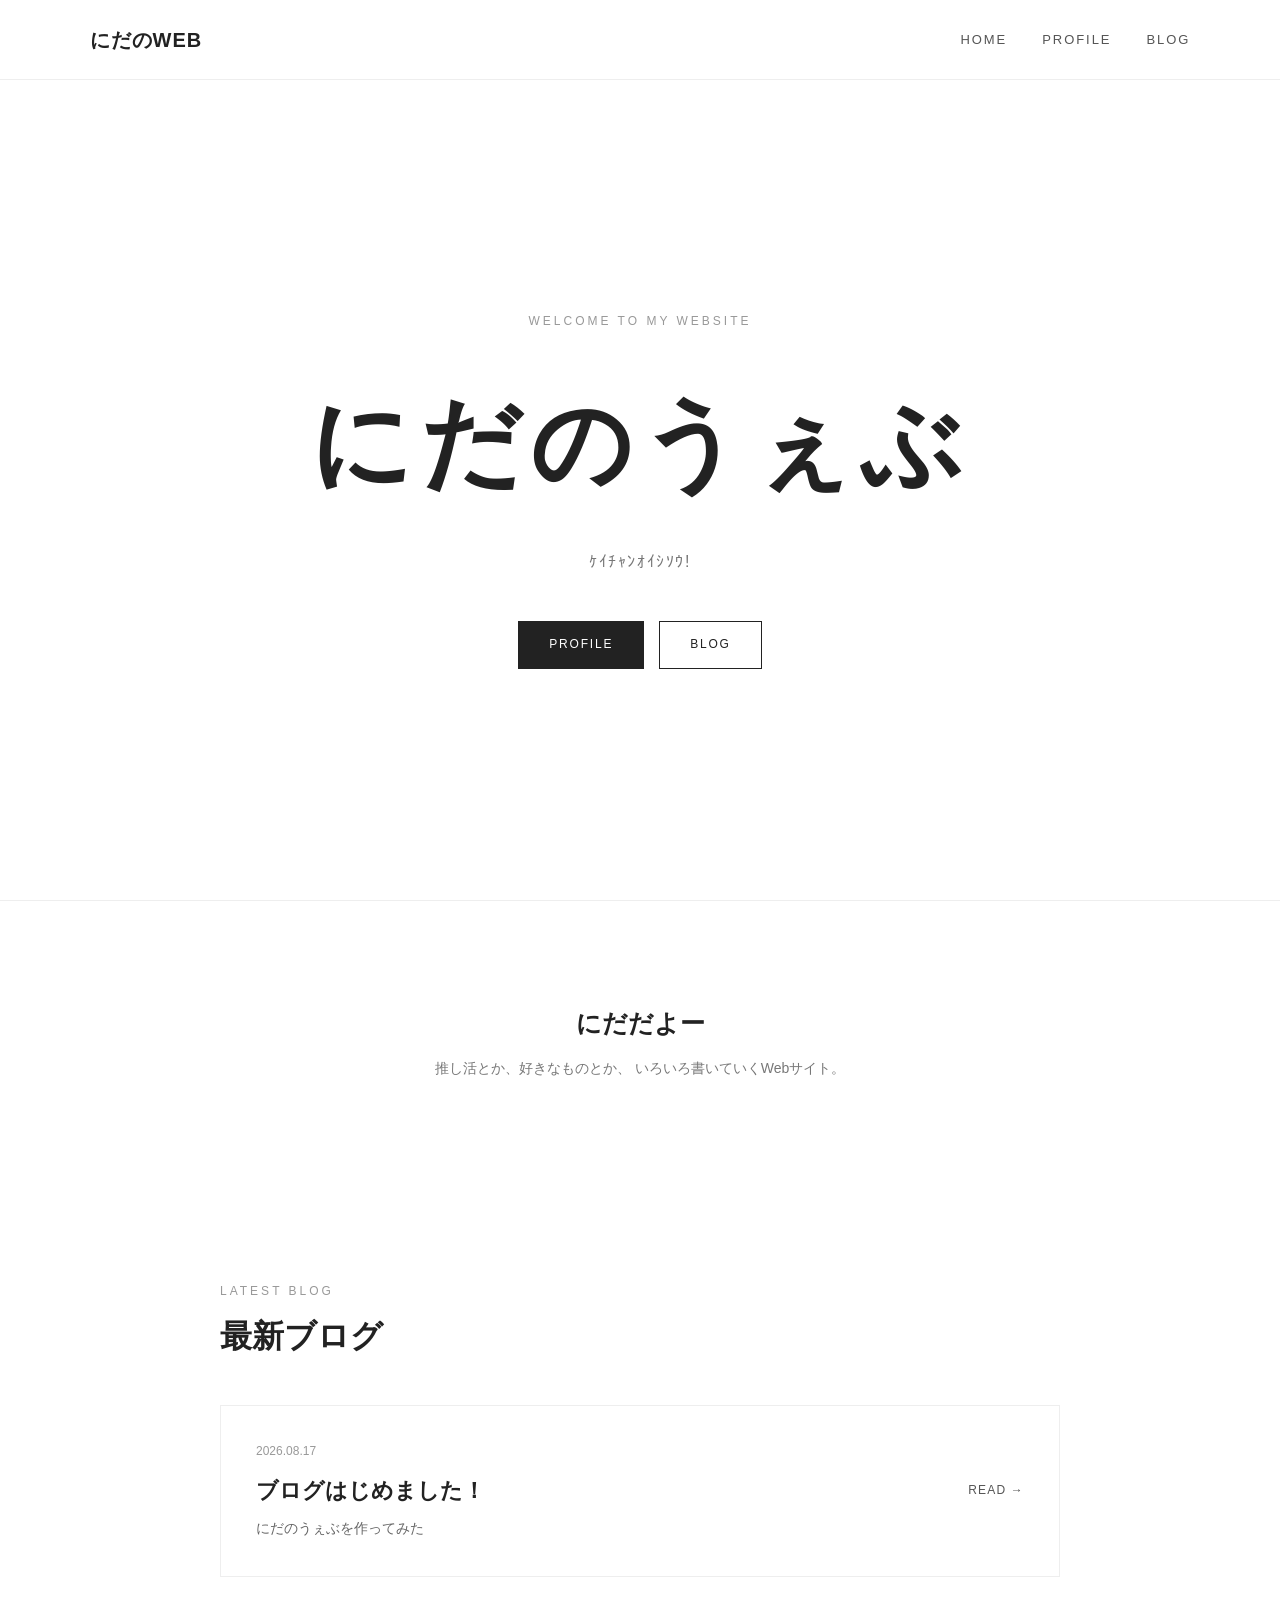
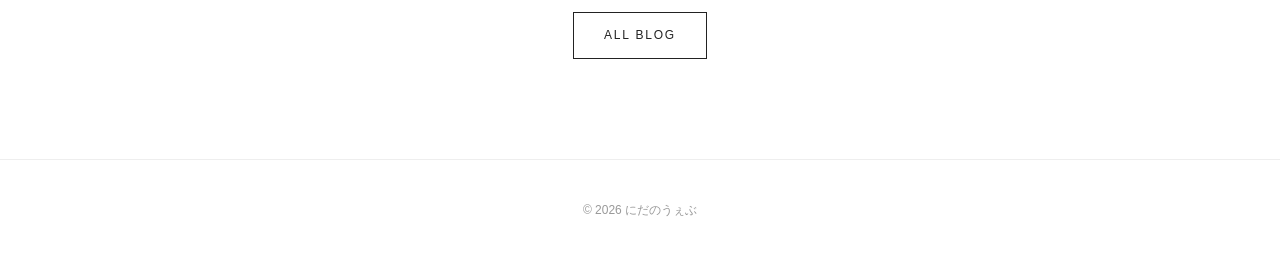
<file: index.html>
<!DOCTYPE html>
<html lang="ja">

<head>
  <meta charset="UTF-8">

  <meta name="viewport"
        content="width=device-width, initial-scale=1.0">

  <title>にだのうぇぶ</title>

  <link rel="stylesheet" href="style.css">
</head>


<body>


<!-- =========================
     ヘッダー
========================= -->

<header class="header">

  <a href="index.html" class="logo">
    にだのWEB
  </a>


  <button class="menu-btn"
          id="menuBtn"
          aria-label="メニュー">

    <span></span>
    <span></span>
    <span></span>

  </button>


  <nav class="nav" id="nav">

    <a href="index.html">
      HOME
    </a>

    <a href="profile.html">
      PROFILE
    </a>

    <a href="blog.html">
      BLOG
    </a>

  </nav>

</header>



<main>


<!-- =========================
     ヒーロー
========================= -->

<section class="hero">

  <p class="hero-sub">
    WELCOME TO MY WEBSITE
  </p>


  <h1>
    にだのうぇぶ
  </h1>


  <p class="hero-message">
    ｹｲﾁｬﾝｵｲｼｿｳ!
  </p>


  <div class="hero-buttons">

    <a href="profile.html"
       class="button">

      PROFILE

    </a>


    <a href="blog.html"
       class="button button-light">

      BLOG

    </a>

  </div>

</section>



<!-- =========================
     簡単な紹介
========================= -->

<section class="intro fade-in">

  <p>
    にだだよー
  </p>


  <p class="small-text">

    推し活とか、好きなものとか、
    いろいろ書いていくWebサイト。

  </p>

</section>



<!-- =========================
     最新ブログ
========================= -->

<section class="latest-blog fade-in">


  <div class="section-title">

    <p>
      LATEST BLOG
    </p>

    <h2>
      最新ブログ
    </h2>

  </div>



  <!-- 最新記事 -->

  <a href="blog1.html"
     class="latest-blog-card">


    <div>

      <p class="blog-date">
        2026.08.17
      </p>


      <h3>
        ブログはじめました！
      </h3>


      <p>
        にだのうぇぶを作ってみた
      </p>

    </div>


    <span class="read-more">
      READ →
    </span>


  </a>



  <div class="all-blog">

    <a href="blog.html"
       class="button button-light">

      ALL BLOG

    </a>

  </div>


</section>


</main>



<!-- =========================
     フッター
========================= -->

<footer>

  <p>
    © 2026 にだのうぇぶ
  </p>

</footer>



<script src="script.js"></script>

</body>
</html>
</file>
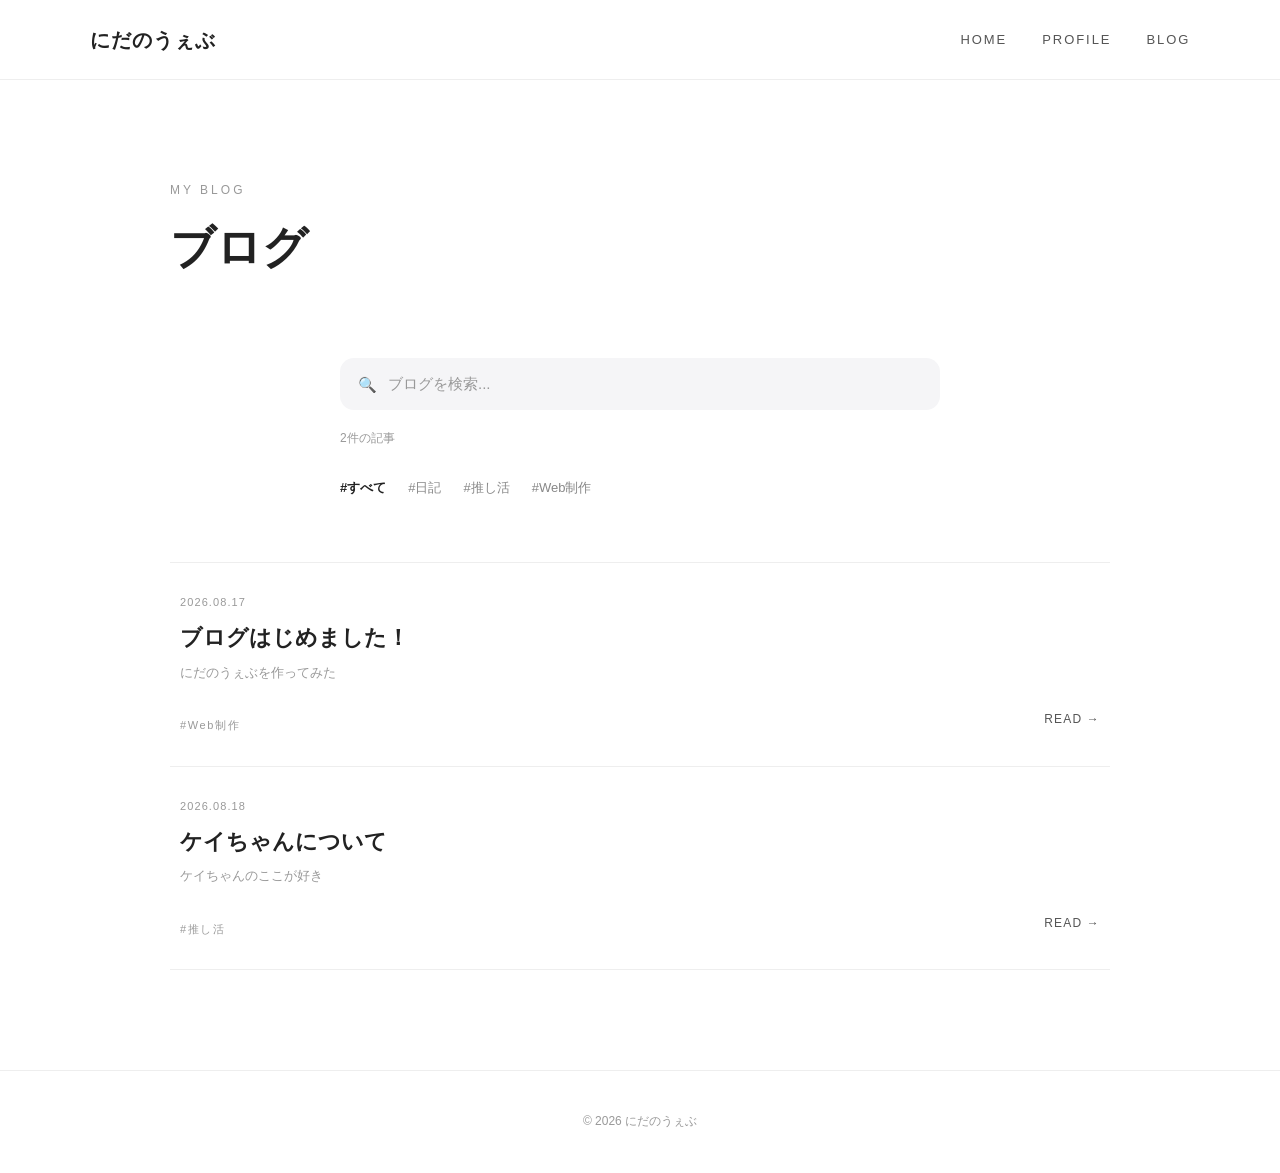
<file: blog.html>
<!DOCTYPE html>
<html lang="ja">

<head>

  <meta charset="UTF-8">

  <meta name="viewport"
        content="width=device-width, initial-scale=1.0">

  <title>ブログ | にだのうぇぶ</title>

  <link rel="stylesheet" href="style.css">

</head>


<body>


<!-- =========================
     ヘッダー
========================= -->

<header class="header">

  <a href="index.html"
     class="logo">

    にだのうぇぶ

  </a>


  <button class="menu-btn"
          id="menuBtn"
          aria-label="メニュー">

    <span></span>
    <span></span>
    <span></span>

  </button>


  <nav class="nav" id="nav">

    <a href="index.html">
      HOME
    </a>

    <a href="profile.html">
      PROFILE
    </a>

    <a href="blog.html">
      BLOG
    </a>

  </nav>

</header>



<main class="page">


<!-- =========================
     ページタイトル
========================= -->

<section class="page-title fade-in">

  <p>
    MY BLOG
  </p>

  <h1>
    ブログ
  </h1>

</section>



<!-- =========================
     ブログ検索
========================= -->

<section class="blog-tools fade-in">


  <!-- 検索欄 -->

  <div class="blog-search">

    <span class="search-icon">
      🔍
    </span>

    <input
      type="search"
      id="blogSearch"
      placeholder="ブログを検索..."
      aria-label="ブログを検索"
    >

  </div>


  <!-- 検索件数 -->

  <p
    class="blog-count"
    id="blogCount"
  >
    2件の記事
  </p>


  <!-- カテゴリー -->

  <div class="blog-categories">

    <button
      class="category active"
      data-category="all"
    >
      #すべて
    </button>

    <button
      class="category"
      data-category="日記"
    >
      #日記
    </button>

    <button
      class="category"
      data-category="推し活"
    >
      #推し活
    </button>

    <button
      class="category"
      data-category="Web制作"
    >
      #Web制作
    </button>

  </div>

</section>



<!-- =========================
     ブログ一覧
========================= -->

<section
  class="blog-list"
  id="blogList"
>


  <!-- ブログ記事1 -->

  <article
    class="blog-item fade-in"
    data-category="Web制作"
    data-title="ブログはじめました"
  >

    <p class="blog-date">
      2026.08.17
    </p>


    <h2>
      ブログはじめました！
    </h2>


    <p>
      にだのうぇぶを作ってみた
    </p>


    <div class="blog-item-bottom">

      <span class="blog-tag">
        #Web制作
      </span>

      <a
        href="blog1.html"
        class="read-more"
      >
        READ →
      </a>

    </div>

  </article>



  <!-- ブログ記事2 -->

  <article
    class="blog-item fade-in"
    data-category="推し活"
    data-title="ケイちゃんについて"
  >

    <p class="blog-date">
      2026.08.18
    </p>


    <h2>
      ケイちゃんについて
    </h2>


    <p>
      ケイちゃんのここが好き
    </p>


    <div class="blog-item-bottom">

      <span class="blog-tag">
        #推し活
      </span>

      <a
        href="blog2.html"
        class="read-more"
      >
        READ →
      </a>

    </div>

  </article>


</section>



<!-- =========================
     検索結果なし
========================= -->

<p
  class="no-results"
  id="noResults"
  style="display: none;"
>
  該当する記事がありません。
</p>


</main>



<footer>

  <p>
    © 2026 にだのうぇぶ
  </p>

</footer>



<script src="script.js"></script>
</file>
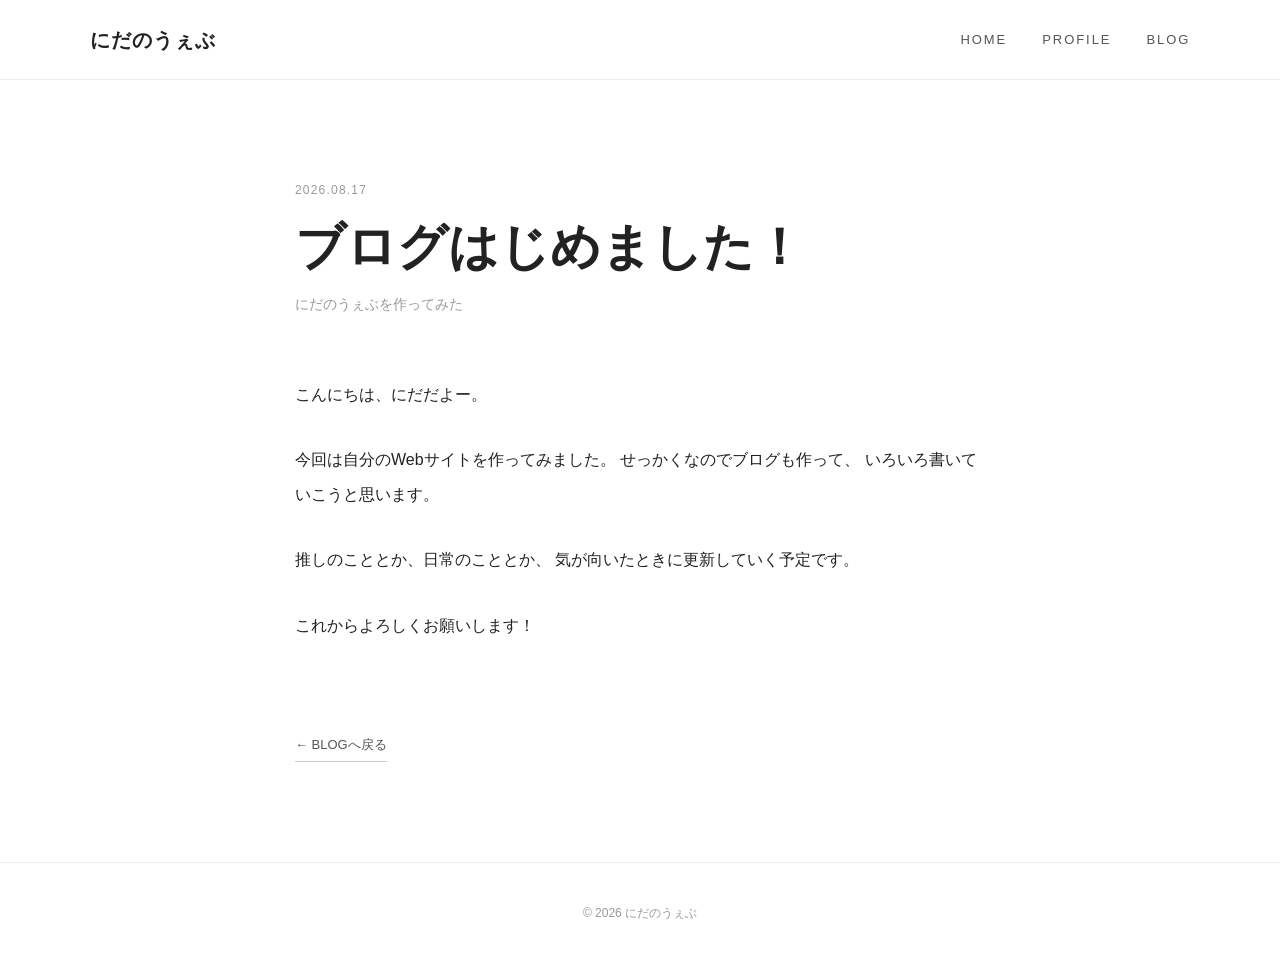
<file: blog1.html>
<!DOCTYPE html>
<html lang="ja">

<head>

  <meta charset="UTF-8">

  <meta name="viewport"
        content="width=device-width, initial-scale=1.0">

  <title>ブログはじめました！ | にだのうぇぶ</title>

  <link rel="stylesheet" href="style.css">

</head>


<body>


<!-- =========================
     ヘッダー
========================= -->

<header class="header">

  <a href="index.html"
     class="logo">

    にだのうぇぶ

  </a>


  <button class="menu-btn"
          id="menuBtn"
          aria-label="メニュー">

    <span></span>
    <span></span>
    <span></span>

  </button>


  <nav class="nav" id="nav">

    <a href="index.html">
      HOME
    </a>

    <a href="profile.html">
      PROFILE
    </a>

    <a href="blog.html">
      BLOG
    </a>

  </nav>

</header>



<!-- =========================
     記事
========================= -->

<main class="article">


  <p class="blog-date">
    2026.08.17
  </p>


  <h1>
    ブログはじめました！
  </h1>


  <p class="article-subtitle">
    にだのうぇぶを作ってみた
  </p>



  <div class="article-body">


    <p>
      こんにちは、にだだよー。
    </p>


    <p>
      今回は自分のWebサイトを作ってみました。
      せっかくなのでブログも作って、
      いろいろ書いていこうと思います。
    </p>


    <p>
      推しのこととか、日常のこととか、
      気が向いたときに更新していく予定です。
    </p>


    <p>
      これからよろしくお願いします！
    </p>


  </div>



  <a href="blog.html"
     class="back-button">

    ← BLOGへ戻る

  </a>


</main>



<footer>

  <p>
    © 2026 にだのうぇぶ
  </p>

</footer>



<script src="script.js"></script>

</body>
</html>
</file>
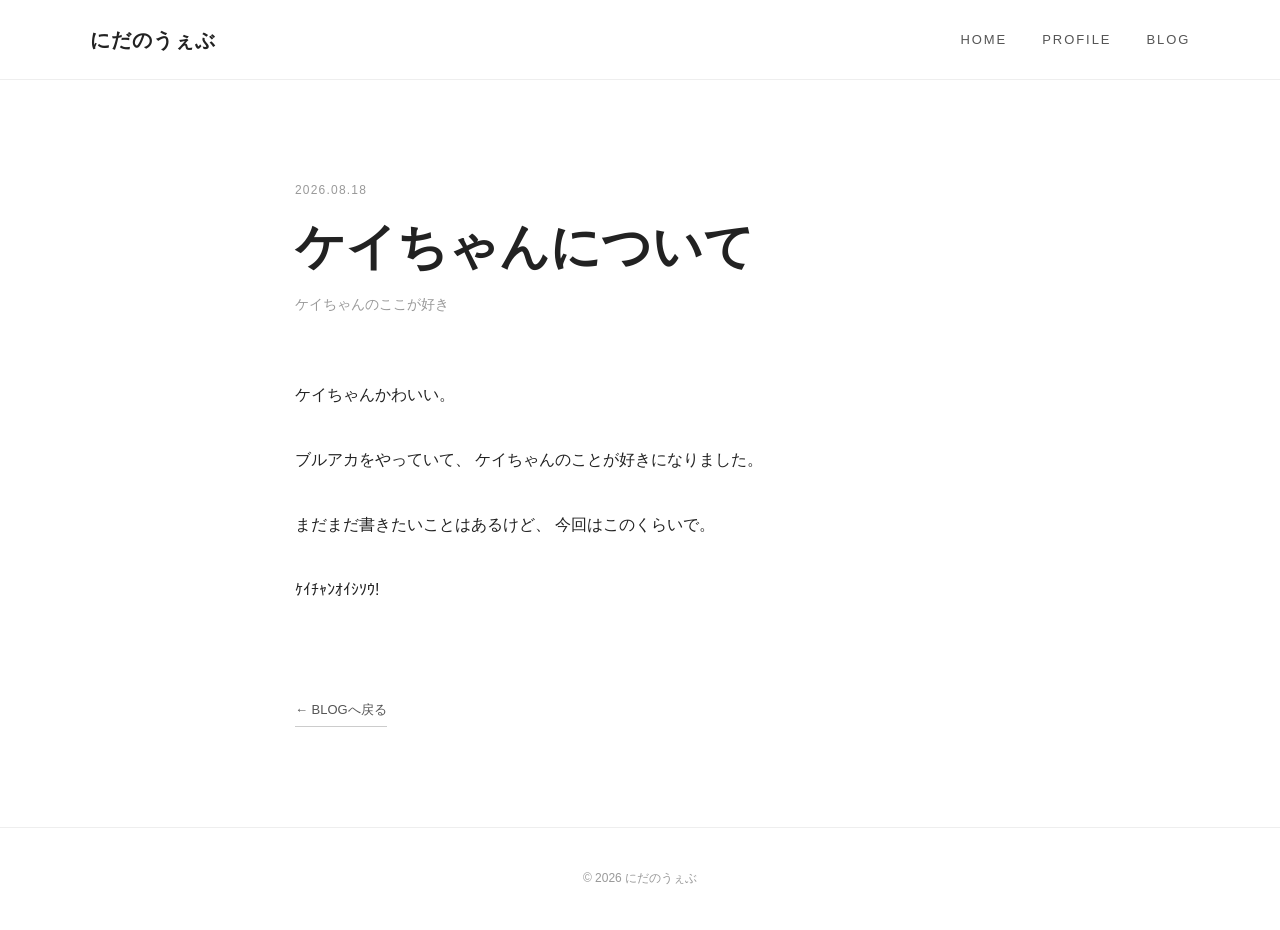
<file: blog2.html>
<!DOCTYPE html>
<html lang="ja">

<head>

  <meta charset="UTF-8">

  <meta name="viewport"
        content="width=device-width, initial-scale=1.0">

  <title>ケイちゃんについて | にだのうぇぶ</title>

  <link rel="stylesheet" href="style.css">

</head>


<body>


<!-- =========================
     ヘッダー
========================= -->

<header class="header">

  <a href="index.html"
     class="logo">

    にだのうぇぶ

  </a>


  <button class="menu-btn"
          id="menuBtn"
          aria-label="メニュー">

    <span></span>
    <span></span>
    <span></span>

  </button>


  <nav class="nav" id="nav">

    <a href="index.html">
      HOME
    </a>

    <a href="profile.html">
      PROFILE
    </a>

    <a href="blog.html">
      BLOG
    </a>

  </nav>

</header>



<!-- =========================
     記事
========================= -->

<main class="article">


  <p class="blog-date">
    2026.08.18
  </p>


  <h1>
    ケイちゃんについて
  </h1>


  <p class="article-subtitle">
    ケイちゃんのここが好き
  </p>



  <div class="article-body">


    <p>
      ケイちゃんかわいい。
    </p>


    <p>
      ブルアカをやっていて、
      ケイちゃんのことが好きになりました。
    </p>


    <p>
      まだまだ書きたいことはあるけど、
      今回はこのくらいで。
    </p>


    <p>
      ｹｲﾁｬﾝｵｲｼｿｳ!
    </p>


  </div>



  <a href="blog.html"
     class="back-button">

    ← BLOGへ戻る

  </a>


</main>



<footer>

  <p>
    © 2026 にだのうぇぶ
  </p>

</footer>



<script src="script.js"></script>

</body>
</html>
</file>
<file: style.css>
/* =================================
   基本設定
================================= */

* {
  margin: 0;
  padding: 0;
  box-sizing: border-box;
}


html {
  scroll-behavior: smooth;
}


body {

  font-family:
    -apple-system,
    BlinkMacSystemFont,
    "Noto Sans JP",
    "Yu Gothic",
    sans-serif;

  background: #ffffff;

  color: #222222;

  line-height: 1.8;

}



/* =================================
   ヘッダー
================================= */

.header {

  width: 100%;

  height: 80px;

  display: flex;

  align-items: center;

  justify-content: space-between;

  padding: 0 7%;

  background: rgba(255, 255, 255, 0.9);

  border-bottom: 1px solid #eeeeee;

  position: sticky;

  top: 0;

  z-index: 100;

  backdrop-filter: blur(10px);

}


.logo {

  color: #222;

  text-decoration: none;

  font-size: 20px;

  font-weight: 700;

  letter-spacing: 0.05em;

}


.nav {

  display: flex;

  gap: 35px;

}


.nav a {

  color: #555;

  text-decoration: none;

  font-size: 13px;

  letter-spacing: 0.15em;

  transition: 0.3s;

}


.nav a:hover {

  color: #000;

}



/* =================================
   ハンバーガーメニュー
================================= */

.menu-btn {

  display: none;

  width: 42px;

  height: 42px;

  border: none;

  background: transparent;

  cursor: pointer;

}


.menu-btn span {

  display: block;

  width: 25px;

  height: 1px;

  margin: 6px auto;

  background: #222;

  transition: 0.3s;

}



/* =================================
   ホーム
================================= */

.hero {

  min-height: calc(100vh - 80px);

  display: flex;

  flex-direction: column;

  align-items: center;

  justify-content: center;

  text-align: center;

  padding: 40px 20px;

}


.hero-sub {

  color: #999;

  font-size: 12px;

  letter-spacing: 0.25em;

  margin-bottom: 20px;

}


.hero h1 {

  font-size: clamp(45px, 9vw, 100px);

  font-weight: 700;

  letter-spacing: 0.08em;

  margin-bottom: 15px;

}


.hero-message {

  color: #777;

  font-size: 16px;

  letter-spacing: 0.1em;

}



/* =================================
   ボタン
================================= */

.hero-buttons {

  display: flex;

  gap: 15px;

  margin-top: 45px;

}


.button {

  display: inline-block;

  padding: 12px 30px;

  color: white;

  background: #222;

  text-decoration: none;

  font-size: 12px;

  letter-spacing: 0.15em;

  border: 1px solid #222;

  transition: 0.3s;

}


.button:hover {

  background: white;

  color: #222;

  transform: translateY(-3px);

}


.button-light {

  color: #222;

  background: white;

}


.button-light:hover {

  background: #222;

  color: white;

}



/* =================================
   ホーム紹介
================================= */

.intro {

  text-align: center;

  padding: 100px 20px;

  border-top: 1px solid #eeeeee;

}


.intro p:first-child {

  font-size: 25px;

  font-weight: 700;

}


.small-text {

  color: #777;

  font-size: 14px;

  margin-top: 10px;

}



/* =================================
   最新ブログ
================================= */

.latest-blog {

  max-width: 900px;

  margin: 0 auto;

  padding: 100px 30px;

}


.section-title {

  margin-bottom: 40px;

}


.section-title p {

  color: #999;

  font-size: 12px;

  letter-spacing: 0.25em;

}


.section-title h2 {

  font-size: 32px;

  margin-top: 5px;

}


/* 最新記事をリンクにする */

.latest-blog-card {

  display: flex;

  align-items: center;

  justify-content: space-between;

  gap: 30px;

  padding: 35px;

  border: 1px solid #eeeeee;

  color: #222;

  text-decoration: none;

  transition: 0.3s;

}


.latest-blog-card:hover {

  transform: translateY(-5px);

  box-shadow:
    0 15px 40px rgba(0, 0, 0, 0.06);

}


.latest-blog-card h3 {

  font-size: 22px;

  margin-bottom: 5px;

}


.latest-blog-card p {

  color: #666;

  font-size: 14px;

}


.latest-blog-card .blog-date {

  color: #999;

  font-size: 12px;

  margin-bottom: 8px;

}


.all-blog {

  text-align: center;

  margin-top: 35px;

}



/* =================================
   共通ページ
================================= */

.page {

  max-width: 1000px;

  margin: 0 auto;

  padding: 100px 30px;

}


.page-title {

  margin-bottom: 70px;

}


.page-title p {

  color: #999;

  font-size: 12px;

  letter-spacing: 0.25em;

}


.page-title h1 {

  font-size: 45px;

  margin-top: 5px;

}



/* =================================
   プロフィール
================================= */

.profile-card {

  display: grid;

  grid-template-columns: 200px 1fr;

  gap: 60px;

  padding: 50px;

  border: 1px solid #eeeeee;

}


.profile-icon {

  width: 180px;

  height: 180px;

  display: flex;

  align-items: center;

  justify-content: center;

  background: #f5f5f5;

  border-radius: 50%;

  color: #999;

  font-size: 24px;

}


.profile-content h2 {

  font-size: 28px;

  margin-bottom: 15px;

}


.profile-content > p {

  color: #666;

  margin-bottom: 35px;

}


dl > div {

  display: grid;

  grid-template-columns: 100px 1fr;

  padding: 15px 0;

  border-top: 1px solid #eeeeee;

}


dt {

  color: #999;

  font-size: 13px;

}


dd {

  color: #333;

}


.sns-link {

  color: #333;

}



/* =================================
   ブログ一覧
================================= */

.blog-list {

  display: flex;

  flex-direction: column;

  gap: 0;

}


.blog-item {

  display: block;

  padding: 30px 10px;

  border-bottom: 1px solid #eeeeee;

  color: #222;

  text-decoration: none;

  transition: 0.3s;

}


.blog-item:first-child {

  border-top: 1px solid #eeeeee;

}


.blog-item:hover {

  padding-left: 20px;

}


.blog-item .blog-date {

  color: #999;

  font-size: 11px;

  letter-spacing: 0.1em;

  margin-bottom: 5px;

}


.blog-item h2 {

  font-size: 22px;

  font-weight: 600;

  margin-bottom: 3px;

}


.blog-item > p:not(.blog-date) {

  color: #999;

  font-size: 13px;

}


.blog-item span {

  display: block;

  margin-top: 12px;

  color: #999;

  font-size: 11px;

  letter-spacing: 0.15em;

}



/* =================================
   ブログ記事
================================= */

.article {

  max-width: 750px;

  margin: 0 auto;

  padding: 100px 30px;

}


.article > .blog-date {

  color: #999;

  font-size: 12px;

  letter-spacing: 0.1em;

  margin-bottom: 10px;

}


.article h1 {

  font-size: clamp(32px, 6vw, 50px);

  line-height: 1.4;

  margin-bottom: 10px;

}


.article-subtitle {

  color: #999;

  font-size: 14px;

  margin-bottom: 60px;

}


.article-body {

  font-size: 16px;

  line-height: 2.2;

}


.article-body p {

  margin-bottom: 30px;

}


.back-button {

  display: inline-block;

  margin-top: 60px;

  color: #555;

  text-decoration: none;

  font-size: 13px;

  border-bottom: 1px solid #ccc;

  padding-bottom: 5px;

  transition: 0.3s;

}


.back-button:hover {

  color: #000;

  padding-left: 5px;

}



/* =================================
   フェードアニメーション
================================= */

.fade-in {

  opacity: 0;

  transform: translateY(20px);

  animation: fadeIn 0.8s ease forwards;

}


@keyframes fadeIn {

  to {

    opacity: 1;

    transform: translateY(0);

  }

}



/* =================================
   フッター
================================= */

footer {

  padding: 40px 20px;

  text-align: center;

  border-top: 1px solid #eeeeee;

  color: #999;

  font-size: 12px;

}



/* =================================
   スマホ
================================= */

@media (max-width: 700px) {


  /* ヘッダー */

  .header {

    height: 65px;

    padding: 0 20px;

  }


  .menu-btn {

    display: block;

  }


  .nav {

    position: fixed;

    top: 65px;

    right: 0;

    width: 100%;

    padding: 30px;

    background: white;

    display: flex;

    flex-direction: column;

    gap: 0;

    border-bottom: 1px solid #eeeeee;

    transform: translateY(-120%);

    transition: 0.4s;

    text-align: center;

  }


  .nav.active {

    transform: translateY(0);

  }


  .nav a {

    padding: 18px;

    border-bottom: 1px solid #eeeeee;

  }



  /* ハンバーガー → × */

  .menu-btn.active span:nth-child(1) {

    transform:
      translateY(7px)
      rotate(45deg);

  }


  .menu-btn.active span:nth-child(2) {

    opacity: 0;

  }


  .menu-btn.active span:nth-child(3) {

    transform:
      translateY(-7px)
      rotate(-45deg);

  }



  /* ホーム */

  .hero {

    min-height: calc(100vh - 65px);

  }


  .hero h1 {

    font-size: 50px;

  }


  .hero-buttons {

    flex-direction: column;

    width: 200px;

  }


  .button {

    text-align: center;

  }



  /* 最新ブログ */

  .latest-blog {

    padding: 70px 20px;

  }


  .latest-blog-card {

    flex-direction: column;

    align-items: flex-start;

  }



  /* 共通ページ */

  .page {

    padding: 70px 20px;

  }


  .page-title {

    margin-bottom: 45px;

  }


  .page-title h1 {

    font-size: 35px;

  }



  /* プロフィール */

  .profile-card {

    grid-template-columns: 1fr;

    gap: 30px;

    padding: 30px;

  }


  .profile-icon {

    width: 130px;

    height: 130px;

    margin: 0 auto;

  }


  .profile-content h2 {

    text-align: center;

  }



  /* ブログ */

  .blog-item {

    padding: 25px 5px;

  }


  .blog-item:hover {

    padding-left: 10px;

  }



  /* 記事 */

  .article {

    padding: 70px 20px;

  }


  .article h1 {

    font-size: 34px;

  }


  .article-subtitle {

    margin-bottom: 45px;

  }


  .article-body {

    font-size: 15px;

  }


  /* プロフィール */

  dl > div {

    grid-template-columns: 80px 1fr;

  }

  }

/* =================================
   ブログ検索・フィルター
================================= */

.blog-tools {
  margin-bottom: 60px;
}


/* =================================
   Apple風検索ボックス
================================= */

.blog-search {
  position: relative;

  max-width: 600px;

  margin: 0 auto 18px;
}

.blog-search input {
  width: 100%;

  height: 52px;

  padding: 0 20px 0 48px;

  border: none;

  border-radius: 14px;

  background: #f5f5f7;

  color: #222;

  font-size: 15px;

  outline: none;

  transition: 0.25s;
}

.blog-search input::placeholder {
  color: #999;
}

.blog-search input:focus {
  background: #eeeeF0;

  box-shadow:
    0 0 0 2px rgba(0, 0, 0, 0.08);
}


/* 検索アイコン */

.search-icon {
  position: absolute;

  left: 18px;

  top: 50%;

  transform: translateY(-50%);

  font-size: 15px;

  color: #777;

  pointer-events: none;
}


/* =================================
   件数
================================= */

.blog-count {
  max-width: 600px;

  margin: 0 auto 25px;

  color: #999;

  font-size: 12px;

  text-align: left;
}


/* =================================
   カテゴリー
================================= */

.blog-categories {
  max-width: 600px;

  margin: 0 auto;

  display: flex;

  flex-wrap: wrap;

  gap: 10px;
}

.category {
  border: none;

  background: transparent;

  color: #888;

  font-size: 13px;

  padding: 5px 0;

  margin-right: 12px;

  cursor: pointer;

  transition: 0.25s;
}

.category:hover {
  color: #222;
}

.category.active {
  color: #222;

  font-weight: 600;
}


/* =================================
   ブログカード
================================= */

.blog-item {
  position: relative;
}

.blog-item-bottom {
  display: flex;

  align-items: center;

  justify-content: space-between;

  gap: 20px;

  margin-top: 20px;
}

.blog-tag {
  color: #888;

  font-size: 12px;
}

.read-more {
  color: #555;

  text-decoration: none;

  font-size: 12px;

  letter-spacing: 0.1em;

  transition: 0.25s;
}

.read-more:hover {
  color: #000;
}


/* =================================
   検索結果なし
================================= */

.no-results {
  padding: 50px 20px;

  text-align: center;

  color: #999;

  font-size: 14px;
}


/* =================================
   ブログ検索：スマホ
================================= */

@media (max-width: 768px) {

  .blog-tools {
    margin-bottom: 45px;
  }

  .blog-search input {
    height: 50px;

    font-size: 14px;
  }

  .blog-categories {
    gap: 5px;
  }

  .category {
    margin-right: 8px;
  }

}

/* =================================
   おしゃれプロフィール
================================= */

.profile-page {
  max-width: 760px;

  margin: 0 auto;

  padding: 0 20px 100px;
}


/* =================================
   プロフィール画像
================================= */

.profile-hero {
  display: flex;

  justify-content: center;

  margin: 20px 0 70px;
}

.profile-image {
  width: 180px;
  height: 180px;

  overflow: hidden;

  border-radius: 24px;

  background: #f5f5f7;
}

.profile-image img {
  width: 100%;
  height: 100%;

  display: block;

  object-fit: cover;
}


/* =================================
   プロフィール情報
================================= */

.profile-info {
  border-top: 1px solid #e5e5e5;
}


.profile-row {
  display: grid;

  grid-template-columns: 120px 1fr;

  gap: 30px;

  padding: 28px 0;

  border-bottom: 1px solid #e5e5e5;
}


.profile-label {
  margin: 0;

  color: #999;

  font-size: 11px;

  font-weight: 600;

  letter-spacing: 0.16em;
}


.profile-value {
  margin: 0;

  color: #222;

  font-size: 15px;

  line-height: 1.9;
}


.profile-link {
  color: #222;

  text-decoration: none;

  transition: opacity 0.25s;
}

.profile-link:hover {
  opacity: 0.5;
}


/* =================================
   共通ボックス
================================= */

.visitor-box,
.question-box {
  margin-top: 70px;

  padding: 40px 30px;

  text-align: center;

  border-top: 1px solid #e5e5e5;

  border-bottom: 1px solid #e5e5e5;
}


.box-label {
  margin-bottom: 20px;

  color: #999;

  font-size: 11px;

  font-weight: 600;

  letter-spacing: 0.2em;
}


/* =================================
   訪問者カウンター
================================= */

.visitor-number {
  margin: 0;

  font-size: 42px;

  font-weight: 600;

  letter-spacing: 0.08em;
}


.visitor-text {
  margin-top: 8px;

  color: #777;

  font-size: 13px;
}


/* =================================
   質問箱
================================= */

.question-box h2 {
  margin-bottom: 8px;

  font-size: 25px;

  font-weight: 500;
}


.question-description {
  margin-bottom: 25px;

  color: #777;

  font-size: 13px;
}


.question-form {
  max-width: 520px;

  margin: 0 auto;
}


.question-form textarea {
  width: 100%;

  padding: 15px;

  border: none;

  border-radius: 14px;

  background: #f5f5f7;

  color: #222;

  font-family: inherit;

  font-size: 14px;

  line-height: 1.7;

  resize: vertical;

  outline: none;

  transition: 0.25s;
}


.question-form textarea:focus {
  background: #eeeeF0;

  box-shadow:
    0 0 0 2px rgba(0, 0, 0, 0.08);
}


.question-form button {
  margin-top: 15px;

  padding: 11px 25px;

  border: none;

  border-radius: 999px;

  background: #222;

  color: #fff;

  font-family: inherit;

  font-size: 13px;

  cursor: pointer;

  transition: 0.25s;
}


.question-form button:hover {
  opacity: 0.7;
}


/* =================================
   プロフィール：スマホ
================================= */

@media (max-width: 768px) {

  .profile-page {
    padding: 0 18px 70px;
  }


  .profile-hero {
    margin-bottom: 50px;
  }


  .profile-image {
    width: 150px;
    height: 150px;

    border-radius: 20px;
  }


  .profile-row {
    grid-template-columns: 85px 1fr;

    gap: 15px;

    padding: 23px 0;
  }


  .profile-value {
    font-size: 14px;
  }


  .visitor-box,
  .question-box {
    margin-top: 50px;

    padding: 35px 20px;
  }


  .visitor-number {
    font-size: 34px;
  }

}

/* =================================
   スマホのダークモード対応
================================= */

@media (prefers-color-scheme: dark) {

  /* ================================
     基本
  ================================= */

  body {

    background: #111111;

    color: #f5f5f5;

  }


  /* ================================
     ヘッダー
  ================================= */

  .header {

    background: rgba(17, 17, 17, 0.9);

    border-bottom-color: #2a2a2a;

  }


  .logo {

    color: #f5f5f5;

  }


  .nav a {

    color: #aaaaaa;

  }


  .nav a:hover {

    color: #ffffff;

  }


  /* ================================
     ハンバーガー
  ================================= */

  .menu-btn span {

    background: #ffffff;

  }


  /* ================================
     ページタイトル
  ================================= */

  .page-title h1 {

    color: #ffffff;

  }


  .page-title p {

    color: #999999;

  }


  /* ================================
     プロフィール
  ================================= */

  .profile-info {

    background: #1a1a1a;

    color: #f5f5f5;

  }


  .profile-label {

    color: #888888;

  }


  .profile-value {

    color: #eeeeee;

  }


  .profile-link {

    color: #ffffff;

  }


  /* ================================
     訪問者カウンター
  ================================= */

  .visitor-box {

    background: #1a1a1a;

    color: #ffffff;

  }


  .visitor-number {

    color: #ffffff;

  }


  .visitor-text {

    color: #999999;

  }


  /* ================================
     質問箱
  ================================= */

  .question-box {

    background: #1a1a1a;

    color: #ffffff;

  }


  .question-description {

    color: #999999;

  }


  .question-form textarea {

    background: #111111;

    color: #ffffff;

    border-color: #333333;

  }


  .question-form textarea::placeholder {

    color: #777777;

  }


  /* ================================
     ブログ
  ================================= */

  .blog-item,
  .latest-blog-card {

    background: #1a1a1a;

    color: #ffffff;

  }


  .blog-item h2,
  .latest-blog-card h3 {

    color: #ffffff;

  }


  .blog-item p,
  .latest-blog-card p {

    color: #aaaaaa;

  }


  /* ================================
     ボタン
  ================================= */

  .button-light {

    background: #222222;

    color: #ffffff;

    border-color: #333333;

  }


  /* ================================
     フッター
  ================================= */

  footer {

    color: #888888;

  }

}



/* =================================
   ダークモード
================================= */

@media (prefers-color-scheme: dark) {

  .admin-login {

    background: #1c1c1e;

    border-color: #333333;

    box-shadow:
      0 10px 30px rgba(0, 0, 0, 0.3);

  }


  .admin-login h1 {

    color: #ffffff;

  }


  .admin-login .box-label {

    color: #999999;

  }


  .admin-description {

    color: #aaaaaa;

  }


  .admin-form input {

    background: #2c2c2e;

    border-color: #444444;

    color: #ffffff;

  }


  .admin-form input:focus {

    background: #333335;

    border-color: #777777;

  }


  .admin-form button {

    background: #ffffff;

    color: #111111;

  }


  .login-message {

    color: #aaaaaa;

  }

}

/* =================================
   管理者ログイン
   控えめ・グレー・中央寄せ
================================= */

#adminLogin {
  width: min(90%, 420px);

  margin: 50px auto;

  padding: 28px 24px;

  box-sizing: border-box;

  background: #eeeeee;

  border: 1px solid #d5d5d5;

  border-radius: 16px;

  text-align: center;

  color: #555555;

  box-shadow:
    0 4px 12px rgba(0, 0, 0, 0.05);
}


/* タイトル */

#adminLogin h2 {
  margin: 0 0 22px;

  font-size: 20px;

  font-weight: 600;

  color: #555555;
}


/* 入力欄 */

#adminLogin input {
  display: block;

  width: 100%;

  box-sizing: border-box;

  margin: 0 0 12px;

  padding: 12px 14px;

  border: 1px solid #cccccc;

  border-radius: 10px;

  background: #f8f8f8;

  color: #555555;

  font-size: 14px;

  outline: none;
}


/* 入力欄をクリックしたとき */

#adminLogin input:focus {
  border-color: #999999;

  background: #ffffff;
}


/* ログインボタン */

#adminLogin button {
  display: block;

  width: 100%;

  margin-top: 6px;

  padding: 12px;

  border: 1px solid #bbbbbb;

  border-radius: 10px;

  background: #777777;

  color: #ffffff;

  font-size: 14px;

  cursor: pointer;

  transition:
    background 0.2s ease,
    opacity 0.2s ease;
}


/* ボタンに触れたとき */

#adminLogin button:hover {
  background: #666666;
}


/* スマホ */

@media (max-width: 600px) {

  #adminLogin {
    width: calc(100% - 30px);

    margin: 40px auto;

    padding: 24px 18px;
  }

}
</file>
